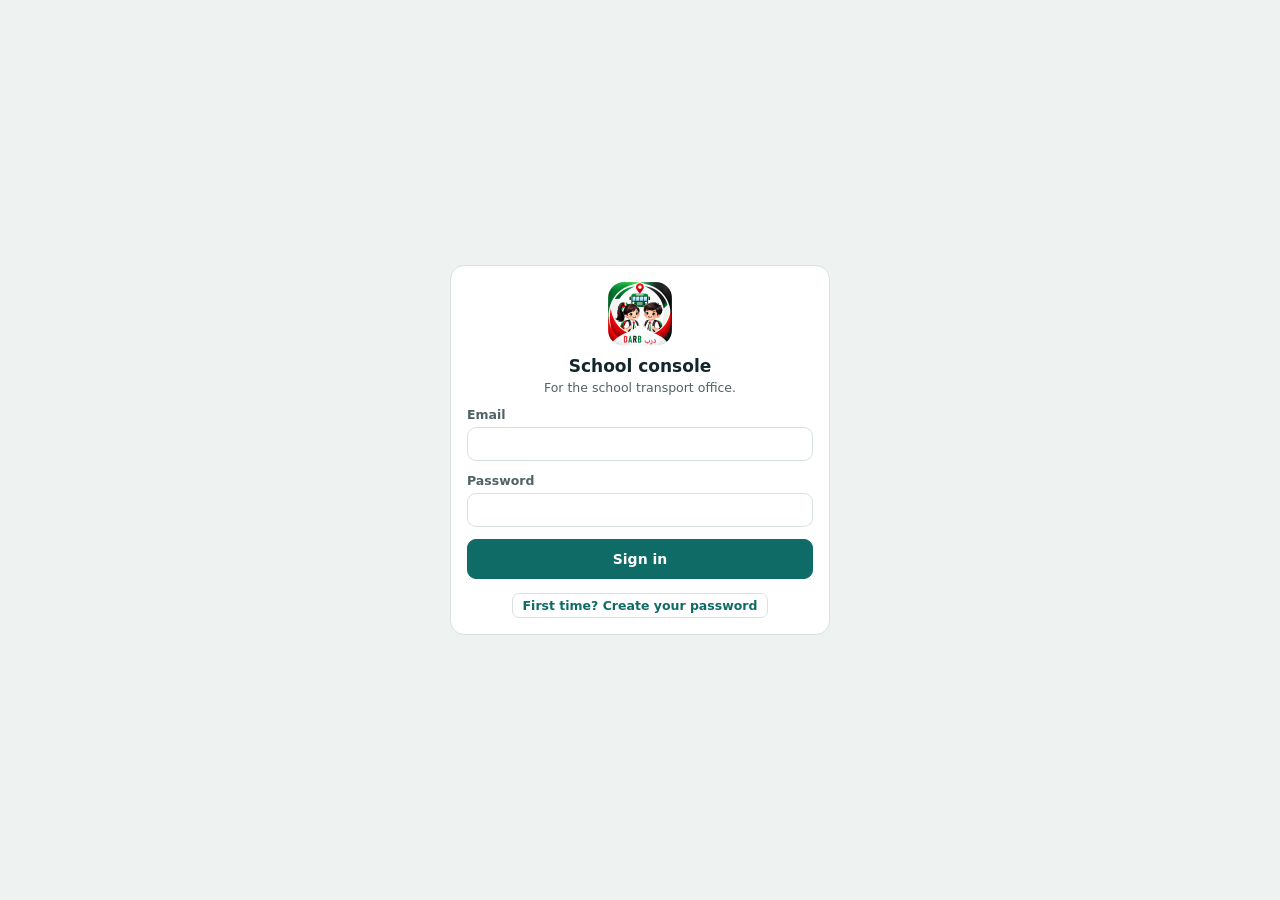
<file: index.html>
<!doctype html>
<html lang="en">
  <head>
    <meta charset="UTF-8" />
    <meta name="viewport" content="width=device-width, initial-scale=1.0" />
    <link rel="icon" href="./favicon.png" />
    <title>Darb School Console</title>
    <script type="module" crossorigin src="./assets/index-Ch9bLIik.js"></script>
    <link rel="stylesheet" crossorigin href="./assets/index-dpayvUHo.css">
  </head>
  <body>
    <div id="root"></div>
  </body>
</html>
</file>
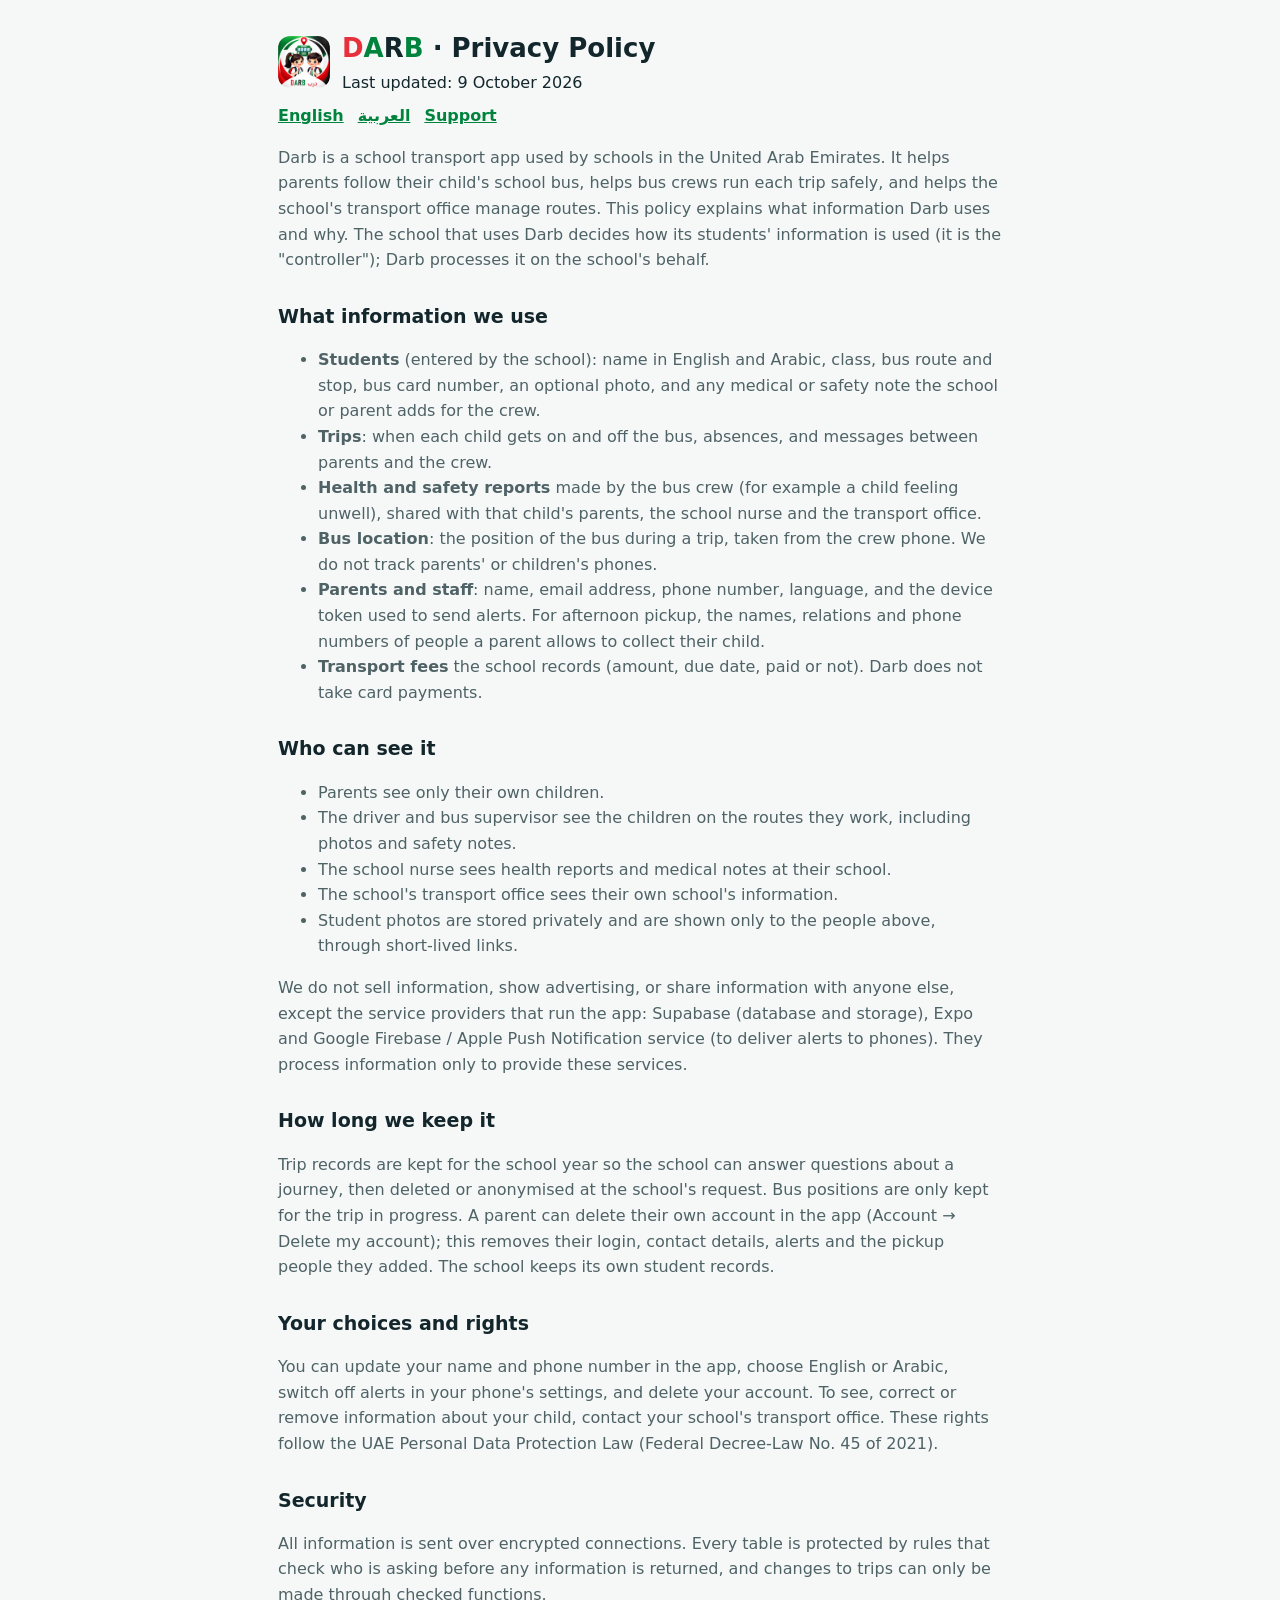
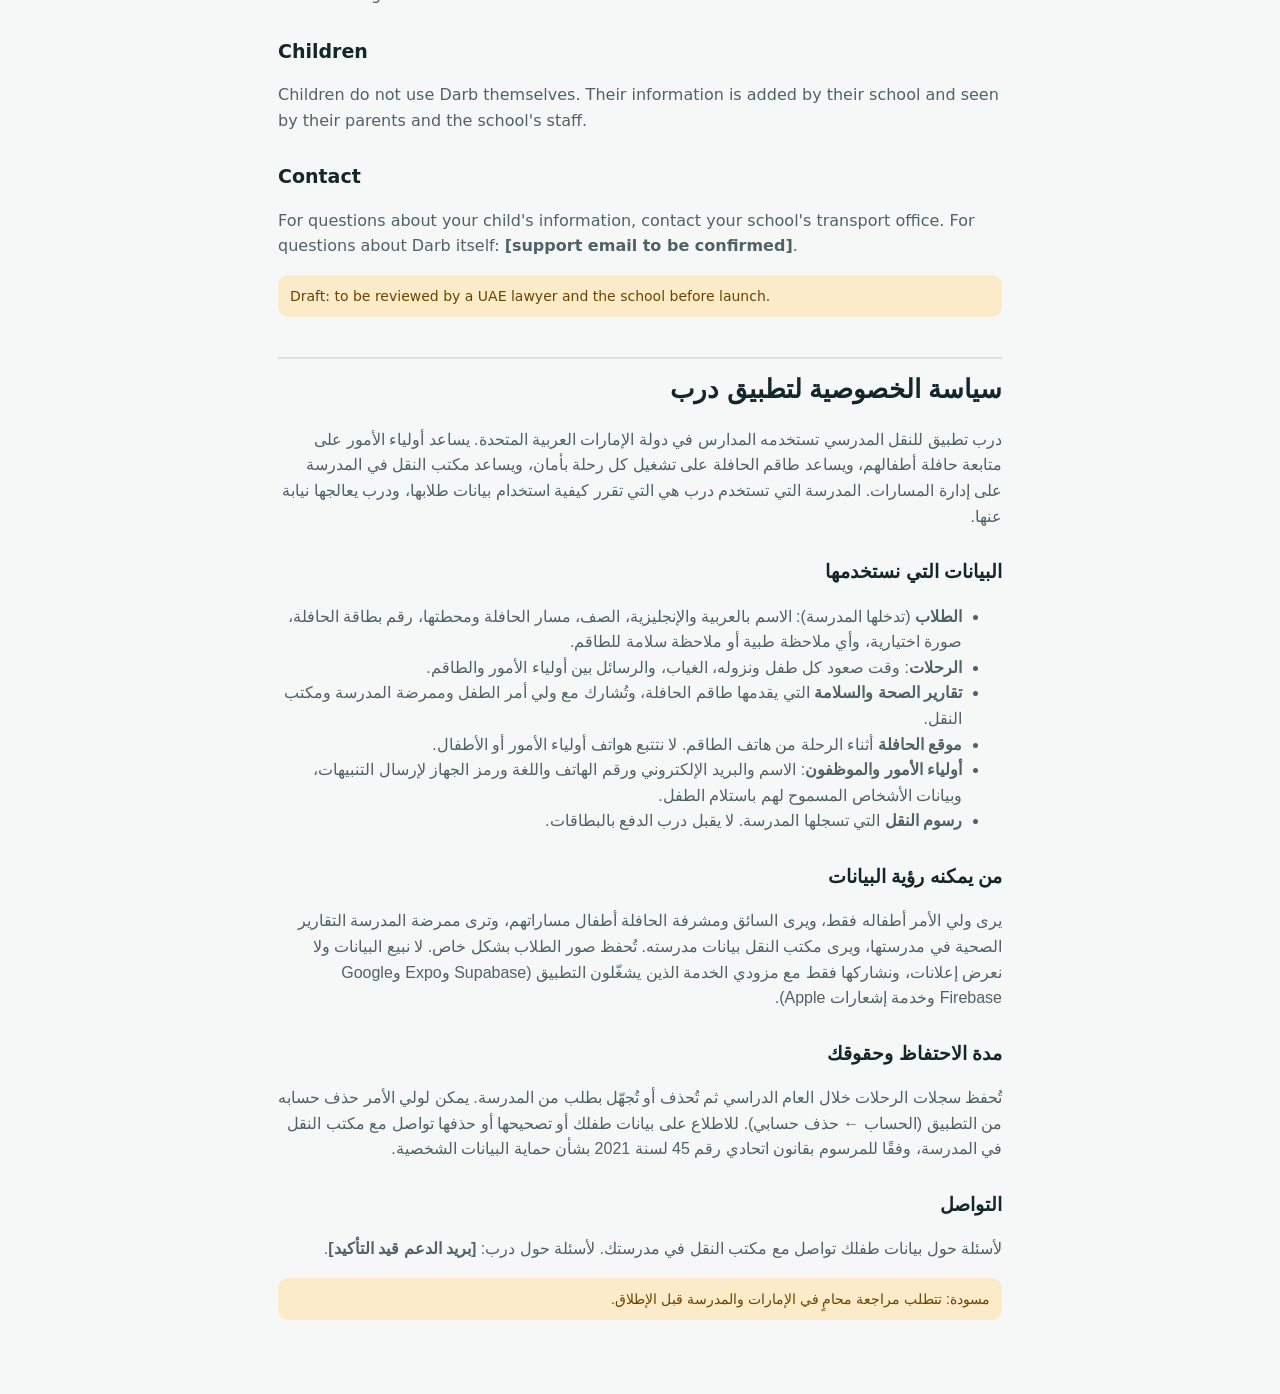
<file: privacy.html>
<!doctype html>
<html lang="en">
<head>
<meta charset="utf-8">
<meta name="viewport" content="width=device-width, initial-scale=1">
<title>Darb Privacy Policy</title>
<link rel="icon" href="./favicon.png">
<style>
  :root { --ink: #13262B; --muted: #4F6266; --line: #D9E1E0; --bg: #F5F8F7; --red: #E8303D; --green: #00843D; }
  * { box-sizing: border-box; }
  body { margin: 0; background: var(--bg); color: var(--ink); font: 16px/1.6 system-ui, -apple-system, 'Segoe UI', Tahoma, sans-serif; }
  main { max-width: 760px; margin: 0 auto; padding: 28px 18px 60px; }
  header { display: flex; gap: 12px; align-items: center; margin-bottom: 8px; }
  header img { width: 52px; height: 52px; border-radius: 12px; }
  h1 { margin: 0; font-size: 26px; } h2 { font-size: 19px; margin: 28px 0 6px; } p, li { color: var(--muted); }
  .r { color: var(--red); } .g { color: var(--green); }
  nav a { margin-inline-end: 14px; color: var(--green); font-weight: 600; }
  .ar { direction: rtl; text-align: right; font-family: 'Noto Kufi Arabic', Tahoma, sans-serif; border-top: 2px solid var(--line); margin-top: 40px; padding-top: 10px; }
  .note { background: #FBEBC8; color: #6b4300; padding: 10px 12px; border-radius: 10px; font-size: 14px; }
</style>
</head>
<body><main>
<header><img src="./logo.png" alt=""><div><h1><span class="r">D</span><span class="g">A</span>R<span class="g">B</span> · Privacy Policy</h1><div>Last updated: 9 October 2026</div></div></header>
<nav><a href="#en">English</a><a href="#ar">العربية</a><a href="./support.html">Support</a></nav>

<section id="en">
<p>Darb is a school transport app used by schools in the United Arab Emirates. It helps parents follow their child's school bus, helps bus crews run each trip safely, and helps the school's transport office manage routes. This policy explains what information Darb uses and why. The school that uses Darb decides how its students' information is used (it is the "controller"); Darb processes it on the school's behalf.</p>

<h2>What information we use</h2>
<ul>
  <li><b>Students</b> (entered by the school): name in English and Arabic, class, bus route and stop, bus card number, an optional photo, and any medical or safety note the school or parent adds for the crew.</li>
  <li><b>Trips</b>: when each child gets on and off the bus, absences, and messages between parents and the crew.</li>
  <li><b>Health and safety reports</b> made by the bus crew (for example a child feeling unwell), shared with that child's parents, the school nurse and the transport office.</li>
  <li><b>Bus location</b>: the position of the bus during a trip, taken from the crew phone. We do not track parents' or children's phones.</li>
  <li><b>Parents and staff</b>: name, email address, phone number, language, and the device token used to send alerts. For afternoon pickup, the names, relations and phone numbers of people a parent allows to collect their child.</li>
  <li><b>Transport fees</b> the school records (amount, due date, paid or not). Darb does not take card payments.</li>
</ul>

<h2>Who can see it</h2>
<ul>
  <li>Parents see only their own children.</li>
  <li>The driver and bus supervisor see the children on the routes they work, including photos and safety notes.</li>
  <li>The school nurse sees health reports and medical notes at their school.</li>
  <li>The school's transport office sees their own school's information.</li>
  <li>Student photos are stored privately and are shown only to the people above, through short-lived links.</li>
</ul>
<p>We do not sell information, show advertising, or share information with anyone else, except the service providers that run the app: Supabase (database and storage), Expo and Google Firebase / Apple Push Notification service (to deliver alerts to phones). They process information only to provide these services.</p>

<h2>How long we keep it</h2>
<p>Trip records are kept for the school year so the school can answer questions about a journey, then deleted or anonymised at the school's request. Bus positions are only kept for the trip in progress. A parent can delete their own account in the app (Account → Delete my account); this removes their login, contact details, alerts and the pickup people they added. The school keeps its own student records.</p>

<h2>Your choices and rights</h2>
<p>You can update your name and phone number in the app, choose English or Arabic, switch off alerts in your phone's settings, and delete your account. To see, correct or remove information about your child, contact your school's transport office. These rights follow the UAE Personal Data Protection Law (Federal Decree-Law No. 45 of 2021).</p>

<h2>Security</h2>
<p>All information is sent over encrypted connections. Every table is protected by rules that check who is asking before any information is returned, and changes to trips can only be made through checked functions.</p>

<h2>Children</h2>
<p>Children do not use Darb themselves. Their information is added by their school and seen by their parents and the school's staff.</p>

<h2>Contact</h2>
<p>For questions about your child's information, contact your school's transport office. For questions about Darb itself: <b>[support email to be confirmed]</b>.</p>
<p class="note">Draft: to be reviewed by a UAE lawyer and the school before launch.</p>
</section>

<section id="ar" class="ar" lang="ar">
<h1>سياسة الخصوصية لتطبيق درب</h1>
<p>درب تطبيق للنقل المدرسي تستخدمه المدارس في دولة الإمارات العربية المتحدة. يساعد أولياء الأمور على متابعة حافلة أطفالهم، ويساعد طاقم الحافلة على تشغيل كل رحلة بأمان، ويساعد مكتب النقل في المدرسة على إدارة المسارات. المدرسة التي تستخدم درب هي التي تقرر كيفية استخدام بيانات طلابها، ودرب يعالجها نيابة عنها.</p>
<h2>البيانات التي نستخدمها</h2>
<ul>
  <li><b>الطلاب</b> (تدخلها المدرسة): الاسم بالعربية والإنجليزية، الصف، مسار الحافلة ومحطتها، رقم بطاقة الحافلة، صورة اختيارية، وأي ملاحظة طبية أو ملاحظة سلامة للطاقم.</li>
  <li><b>الرحلات</b>: وقت صعود كل طفل ونزوله، الغياب، والرسائل بين أولياء الأمور والطاقم.</li>
  <li><b>تقارير الصحة والسلامة</b> التي يقدمها طاقم الحافلة، وتُشارك مع ولي أمر الطفل وممرضة المدرسة ومكتب النقل.</li>
  <li><b>موقع الحافلة</b> أثناء الرحلة من هاتف الطاقم. لا نتتبع هواتف أولياء الأمور أو الأطفال.</li>
  <li><b>أولياء الأمور والموظفون</b>: الاسم والبريد الإلكتروني ورقم الهاتف واللغة ورمز الجهاز لإرسال التنبيهات، وبيانات الأشخاص المسموح لهم باستلام الطفل.</li>
  <li><b>رسوم النقل</b> التي تسجلها المدرسة. لا يقبل درب الدفع بالبطاقات.</li>
</ul>
<h2>من يمكنه رؤية البيانات</h2>
<p>يرى ولي الأمر أطفاله فقط، ويرى السائق ومشرفة الحافلة أطفال مساراتهم، وترى ممرضة المدرسة التقارير الصحية في مدرستها، ويرى مكتب النقل بيانات مدرسته. تُحفظ صور الطلاب بشكل خاص. لا نبيع البيانات ولا نعرض إعلانات، ونشاركها فقط مع مزودي الخدمة الذين يشغّلون التطبيق (Supabase وExpo وGoogle Firebase وخدمة إشعارات Apple).</p>
<h2>مدة الاحتفاظ وحقوقك</h2>
<p>تُحفظ سجلات الرحلات خلال العام الدراسي ثم تُحذف أو تُجهّل بطلب من المدرسة. يمكن لولي الأمر حذف حسابه من التطبيق (الحساب ← حذف حسابي). للاطلاع على بيانات طفلك أو تصحيحها أو حذفها تواصل مع مكتب النقل في المدرسة، وفقًا للمرسوم بقانون اتحادي رقم 45 لسنة 2021 بشأن حماية البيانات الشخصية.</p>
<h2>التواصل</h2>
<p>لأسئلة حول بيانات طفلك تواصل مع مكتب النقل في مدرستك. لأسئلة حول درب: <b>[بريد الدعم قيد التأكيد]</b>.</p>
<p class="note">مسودة: تتطلب مراجعة محامٍ في الإمارات والمدرسة قبل الإطلاق.</p>
</section>
</main></body></html>
</file>
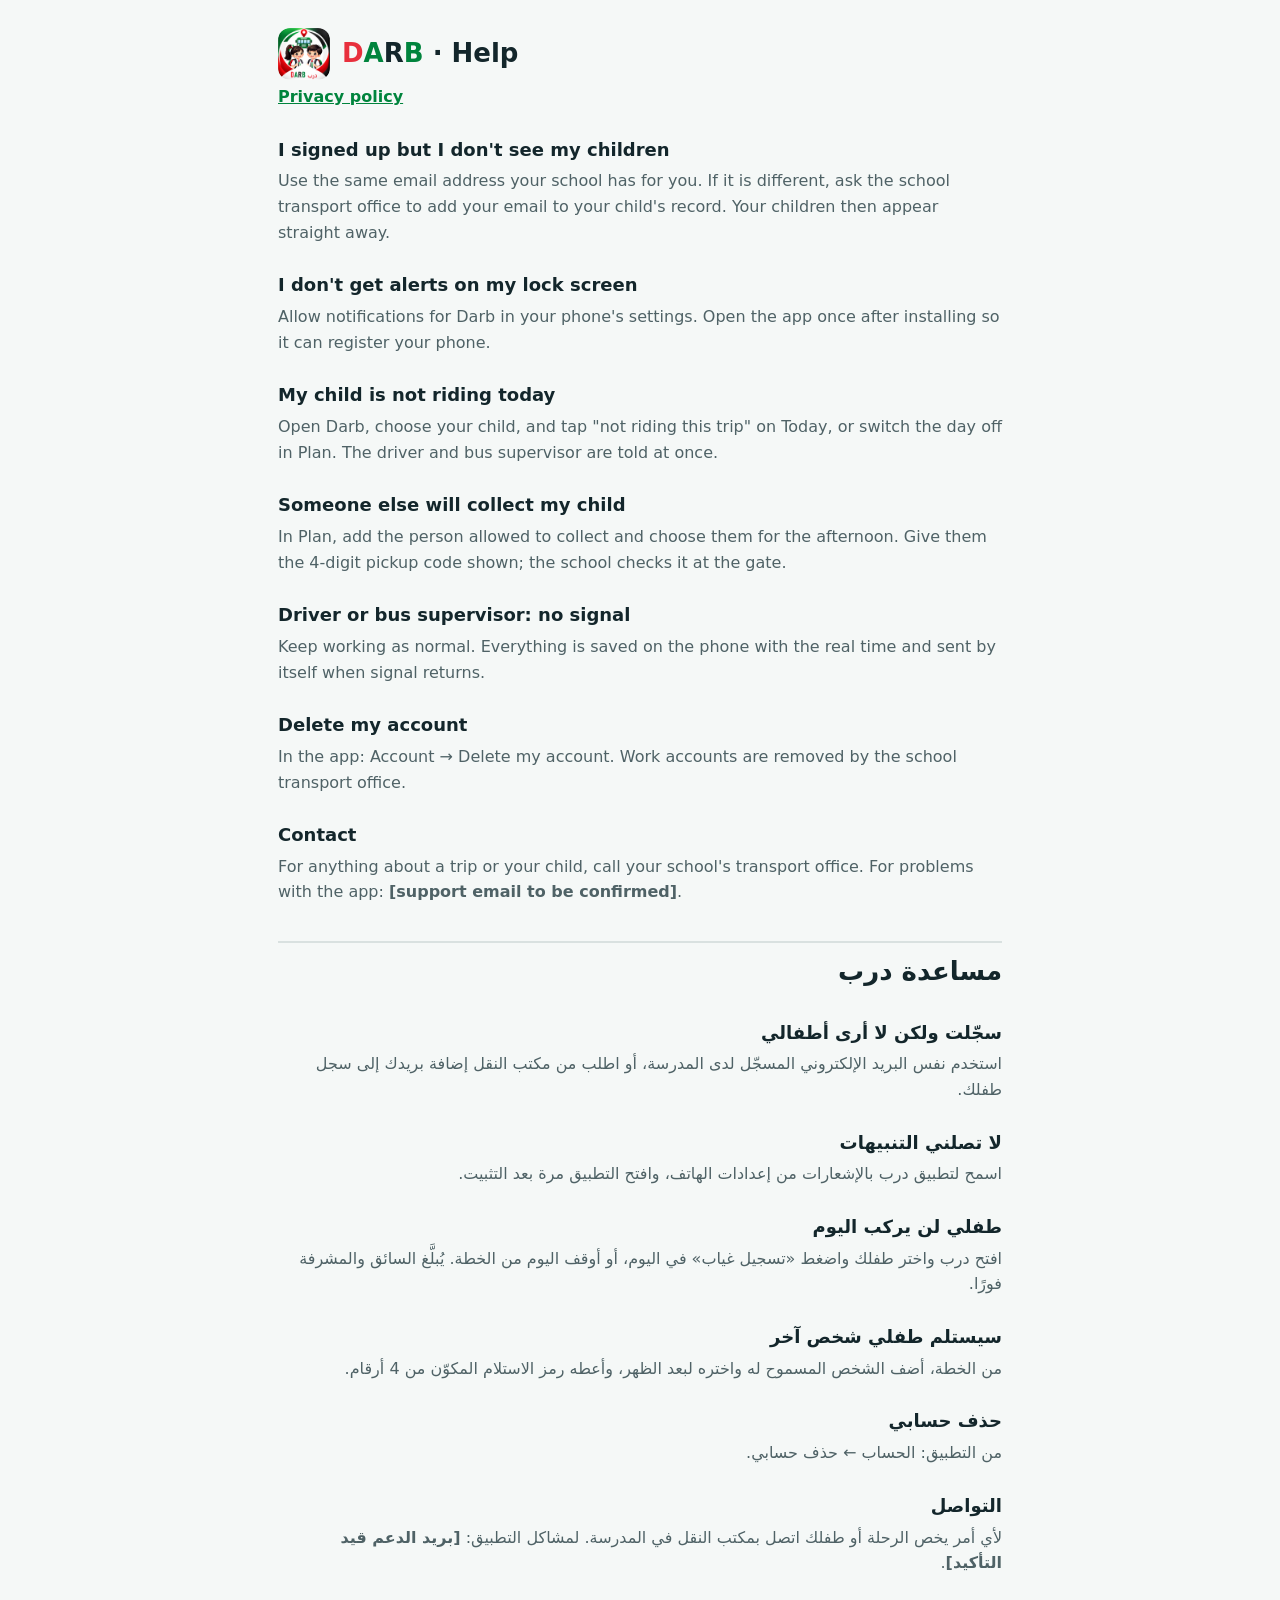
<file: support.html>
<!doctype html>
<html lang="en">
<head>
<meta charset="utf-8">
<meta name="viewport" content="width=device-width, initial-scale=1">
<title>Darb Support</title>
<link rel="icon" href="./favicon.png">
<style>
  :root { --ink: #13262B; --muted: #4F6266; --line: #D9E1E0; --bg: #F5F8F7; --red: #E8303D; --green: #00843D; }
  * { box-sizing: border-box; }
  body { margin: 0; background: var(--bg); color: var(--ink); font: 16px/1.6 system-ui, -apple-system, 'Segoe UI', Tahoma, sans-serif; }
  main { max-width: 760px; margin: 0 auto; padding: 28px 18px 60px; }
  header { display: flex; gap: 12px; align-items: center; } header img { width: 52px; height: 52px; border-radius: 12px; }
  h1 { margin: 0; font-size: 26px; } h2 { font-size: 18px; margin: 26px 0 4px; } p { color: var(--muted); margin: 4px 0; }
  .r { color: var(--red); } .g { color: var(--green); } a { color: var(--green); font-weight: 600; }
  .ar { direction: rtl; text-align: right; border-top: 2px solid var(--line); margin-top: 36px; padding-top: 8px; }
</style>
</head>
<body><main>
<header><img src="./logo.png" alt=""><h1><span class="r">D</span><span class="g">A</span>R<span class="g">B</span> · Help</h1></header>
<p><a href="./privacy.html">Privacy policy</a></p>

<h2>I signed up but I don't see my children</h2>
<p>Use the same email address your school has for you. If it is different, ask the school transport office to add your email to your child's record. Your children then appear straight away.</p>
<h2>I don't get alerts on my lock screen</h2>
<p>Allow notifications for Darb in your phone's settings. Open the app once after installing so it can register your phone.</p>
<h2>My child is not riding today</h2>
<p>Open Darb, choose your child, and tap "not riding this trip" on Today, or switch the day off in Plan. The driver and bus supervisor are told at once.</p>
<h2>Someone else will collect my child</h2>
<p>In Plan, add the person allowed to collect and choose them for the afternoon. Give them the 4-digit pickup code shown; the school checks it at the gate.</p>
<h2>Driver or bus supervisor: no signal</h2>
<p>Keep working as normal. Everything is saved on the phone with the real time and sent by itself when signal returns.</p>
<h2>Delete my account</h2>
<p>In the app: Account → Delete my account. Work accounts are removed by the school transport office.</p>
<h2>Contact</h2>
<p>For anything about a trip or your child, call your school's transport office. For problems with the app: <b>[support email to be confirmed]</b>.</p>

<section class="ar" lang="ar">
<h1>مساعدة درب</h1>
<h2>سجّلت ولكن لا أرى أطفالي</h2><p>استخدم نفس البريد الإلكتروني المسجّل لدى المدرسة، أو اطلب من مكتب النقل إضافة بريدك إلى سجل طفلك.</p>
<h2>لا تصلني التنبيهات</h2><p>اسمح لتطبيق درب بالإشعارات من إعدادات الهاتف، وافتح التطبيق مرة بعد التثبيت.</p>
<h2>طفلي لن يركب اليوم</h2><p>افتح درب واختر طفلك واضغط «تسجيل غياب» في اليوم، أو أوقف اليوم من الخطة. يُبلَّغ السائق والمشرفة فورًا.</p>
<h2>سيستلم طفلي شخص آخر</h2><p>من الخطة، أضف الشخص المسموح له واختره لبعد الظهر، وأعطه رمز الاستلام المكوّن من 4 أرقام.</p>
<h2>حذف حسابي</h2><p>من التطبيق: الحساب ← حذف حسابي.</p>
<h2>التواصل</h2><p>لأي أمر يخص الرحلة أو طفلك اتصل بمكتب النقل في المدرسة. لمشاكل التطبيق: <b>[بريد الدعم قيد التأكيد]</b>.</p>
</section>
</main></body></html>
</file>
<file: assets/index-dpayvUHo.css>
:root{--bg: #EEF2F1;--surface: #FFFFFF;--surface2: #F5F8F7;--ink: #13262B;--ink2: #4F6266;--ink3: #8A9A9D;--line: #D9E1E0;--teal: #0E6B66;--teal-pale: #DDF0EE;--bus: #F4B400;--bus-ink: #1C1A10;--ok: #1C7F47;--ok-bg: #DDF1E5;--warn: #9A5F00;--warn-bg: #FBEBC8;--bad: #B8322A;--bad-bg: #F8DEDB;--uae-red: #E8303D;--uae-green: #00843D;--side: #0F1C1F;font-family:Figtree,system-ui,-apple-system,Segoe UI,sans-serif;font-size:14px;color:var(--ink)}*{box-sizing:border-box}body{margin:0;background:var(--bg);color:var(--ink)}button{font:inherit;cursor:pointer;color:inherit}button:focus-visible,input:focus-visible,select:focus-visible,textarea:focus-visible{outline:2px solid var(--teal);outline-offset:2px}h1,h2,h3{margin:0;text-wrap:balance}h1{font-size:22px}h2{font-size:17px}h3{font-size:13px;text-transform:uppercase;letter-spacing:.06em;color:var(--ink2)}.shell{display:grid;grid-template-columns:228px minmax(0,1fr);min-height:100vh}.side{background:var(--side);color:#dce6e4;padding:16px 10px;display:flex;flex-direction:column;gap:2px;position:sticky;top:0;height:100vh;overflow-y:auto}.brand{display:flex;gap:10px;align-items:center;padding:4px 8px 14px}.brand img{width:40px;height:40px;border-radius:10px}.brand b{display:block;font-size:18px;letter-spacing:.06em}.brand b .r{color:var(--uae-red)}.brand b .g{color:#2fbf6e}.brand span{font-size:12px;opacity:.65}.side h4{margin:14px 10px 4px;font-size:11px;text-transform:uppercase;letter-spacing:.08em;opacity:.5}.side button{text-align:start;background:none;border:0;padding:9px 10px;border-radius:8px;font-weight:600;color:#c9d5d3;display:flex;justify-content:space-between;align-items:center}.side button:hover{background:#ffffff0f}.side button.on{background:#ffffff1f;color:#fff}.side .count{background:var(--bad);color:#fff;border-radius:9px;font-size:11px;padding:0 6px;line-height:18px}.me{margin-top:auto;padding:12px 10px 0;border-top:1px solid rgba(255,255,255,.1);font-size:13px}main{padding:22px 26px 40px;min-width:0;display:flex;flex-direction:column;gap:16px}.head{display:flex;flex-wrap:wrap;gap:12px;align-items:center;justify-content:space-between}.head .sub{margin-top:2px}.card{background:var(--surface);border:1px solid var(--line);border-radius:14px;padding:16px;min-width:0}.card>h3{margin-bottom:10px}.grid2{display:grid;grid-template-columns:minmax(0,1.4fr) minmax(0,1fr);gap:16px;align-items:start}.grid3{display:grid;grid-template-columns:repeat(3,minmax(0,1fr));gap:12px}.kpis{display:grid;grid-template-columns:repeat(5,minmax(0,1fr));gap:12px}.kpi{background:var(--surface);border:1px solid var(--line);border-radius:12px;padding:12px 14px}.kpi b{display:block;font-size:28px;font-variant-numeric:tabular-nums}.kpi span{color:var(--ink2);font-size:12.5px}.kpi.bad b{color:var(--bad)}.row{display:flex;gap:8px;align-items:center;flex-wrap:wrap}.sub{color:var(--ink2);font-size:12.5px}.mono{font-variant-numeric:tabular-nums}.empty{padding:28px;text-align:center;color:var(--ink2)}.btn{border:1px solid var(--teal);background:var(--teal);color:#fff;border-radius:9px;padding:8px 14px;font-weight:600}.btn:disabled{opacity:.5;cursor:not-allowed}.btn.ghost{background:var(--surface);color:var(--teal);border-color:var(--line)}.btn.danger{background:var(--bad);border-color:var(--bad)}.btn.sm{padding:4px 10px;font-size:12.5px;border-radius:7px}.in,select.in,textarea.in{width:100%;border:1.5px solid var(--line);border-radius:9px;padding:8px 10px;font:inherit;background:var(--surface);color:var(--ink)}textarea.in{min-height:70px;resize:vertical}.field{display:flex;flex-direction:column;gap:5px;margin-bottom:12px}.field label{font-size:12.5px;font-weight:700;color:var(--ink2)}.field .hint{font-size:12px;color:var(--ink3)}.chk{display:flex;gap:8px;align-items:center;font-weight:600}.pill{display:inline-flex;align-items:center;gap:4px;font-size:11.5px;font-weight:700;padding:2px 9px;border-radius:999px;white-space:nowrap;background:var(--surface2);color:var(--ink2);border:1px solid var(--line)}.pill.ok{background:var(--ok-bg);color:var(--ok);border-color:transparent}.pill.warn{background:var(--warn-bg);color:var(--warn);border-color:transparent}.pill.bad{background:var(--bad-bg);color:var(--bad);border-color:transparent}.pill.bus{background:var(--bus);color:var(--bus-ink);border-color:transparent}.pill.teal{background:var(--teal-pale);color:var(--teal);border-color:transparent}.rb{display:inline-grid;place-items:center;min-width:26px;height:24px;border-radius:6px;background:var(--bus);color:var(--bus-ink);font-weight:800;padding:0 6px}.avatar{display:inline-grid;place-items:center;background:var(--bus);color:var(--bus-ink);font-weight:800}.tw{overflow-x:auto}table{width:100%;border-collapse:collapse;font-size:13.5px}th{text-align:start;font-size:11px;text-transform:uppercase;letter-spacing:.06em;color:var(--ink2);padding:7px 9px;border-bottom:1px solid var(--line);white-space:nowrap}td{padding:9px;border-bottom:1px solid var(--line);vertical-align:middle;font-variant-numeric:tabular-nums}tr:last-child td{border-bottom:0}tr.click{cursor:pointer}tr.click:hover td{background:var(--surface2)}.bar{height:8px;border-radius:4px;background:var(--surface2);border:1px solid var(--line);overflow:hidden;min-width:80px}.bar i{display:block;height:100%;background:var(--teal)}.ex{border:1px solid var(--line);border-inline-start:4px solid var(--warn);border-radius:10px;padding:10px 12px;display:flex;flex-direction:column;gap:8px}.ex.bad{border-inline-start-color:var(--bad)}.ex p{margin:0}.list{display:flex;flex-direction:column;gap:8px}.log div{display:grid;grid-template-columns:52px minmax(0,1fr);gap:8px;padding:6px 0;border-bottom:1px solid var(--line);font-size:13px}.log div:last-child{border-bottom:0}.stops{display:flex;flex-wrap:wrap;gap:4px;align-items:center}.stops i{width:12px;height:12px;border-radius:50%;border:2px solid var(--line);background:var(--surface);display:inline-block}.stops i.done{background:var(--teal);border-color:var(--teal)}.stops i.here{background:var(--bus);border-color:var(--bus-ink);width:16px;height:16px}.tabs{display:flex;gap:4px;border-bottom:1px solid var(--line)}.tabs button{background:none;border:0;border-bottom:2px solid transparent;padding:8px 12px;font-weight:600;color:var(--ink2)}.tabs button.on{color:var(--ink);border-bottom-color:var(--teal)}.drawer-bg{position:fixed;top:0;right:0;bottom:0;left:0;background:#0a141659;z-index:20}.drawer{position:fixed;top:0;inset-inline-end:0;bottom:0;width:min(560px,100vw);background:var(--surface);z-index:21;display:flex;flex-direction:column;box-shadow:-12px 0 40px -20px #00000080}.dh{display:flex;gap:10px;align-items:center;padding:16px 18px;border-bottom:1px solid var(--line)}.dh h2{flex:1}.db{padding:18px;overflow-y:auto;display:flex;flex-direction:column;gap:14px}.toast{position:fixed;bottom:20px;left:50%;transform:translate(-50%);background:var(--ink);color:#fff;padding:10px 16px;border-radius:10px;font-weight:600;z-index:30;max-width:90vw}.toast.err{background:var(--bad)}.login{min-height:100vh;display:grid;place-items:center;padding:16px}.login .card{width:min(380px,100%)}.login img{width:64px;height:64px;border-radius:16px;display:block;margin:0 auto 10px}@media(max-width:1100px){.kpis{grid-template-columns:repeat(3,minmax(0,1fr))}.grid2{grid-template-columns:minmax(0,1fr)}}@media(max-width:760px){.shell{grid-template-columns:minmax(0,1fr)}.side{position:static;height:auto;flex-direction:row;flex-wrap:wrap}.side h4,.me{display:none}main{padding:16px}.kpis,.grid3{grid-template-columns:repeat(2,minmax(0,1fr))}}td.warn{color:var(--warn);font-weight:700}td.bad{color:var(--bad);font-weight:700}.btn.ghost.on{background:var(--teal-pale);border-color:var(--teal)}
</file>
